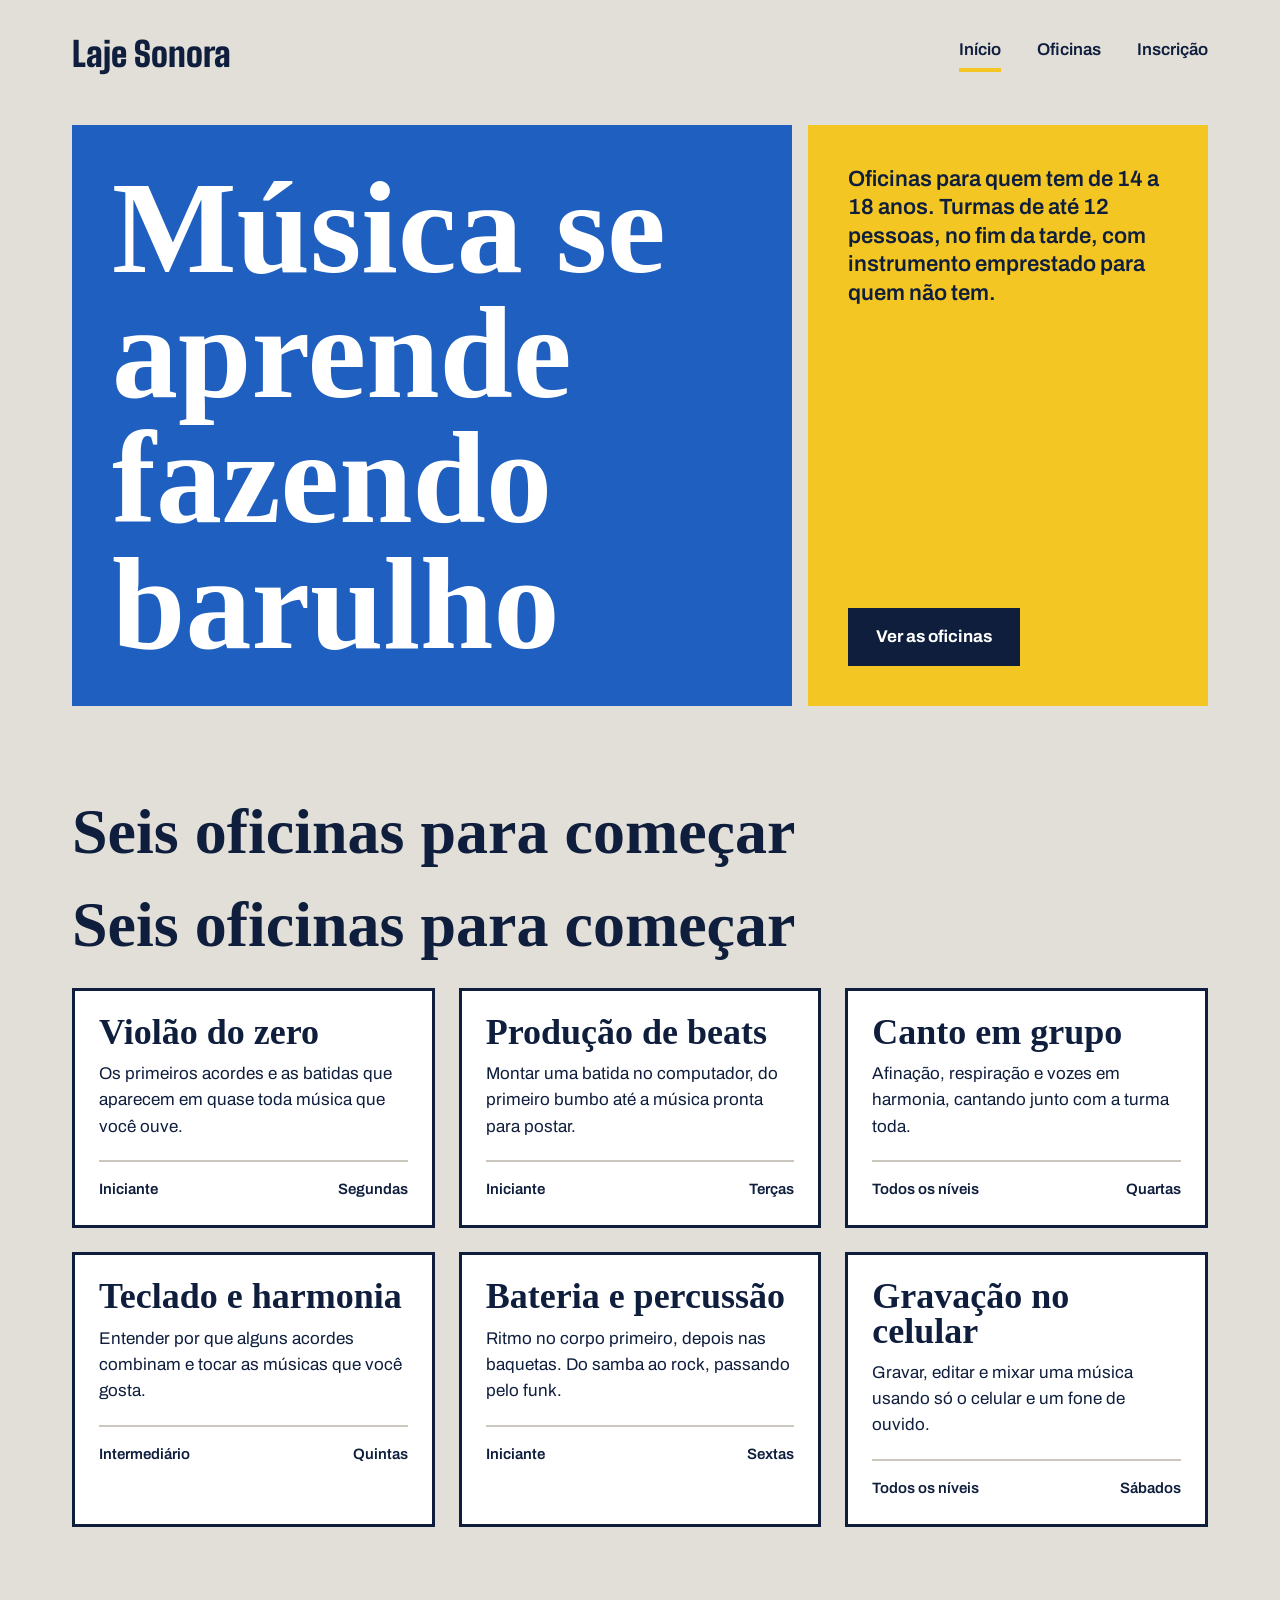
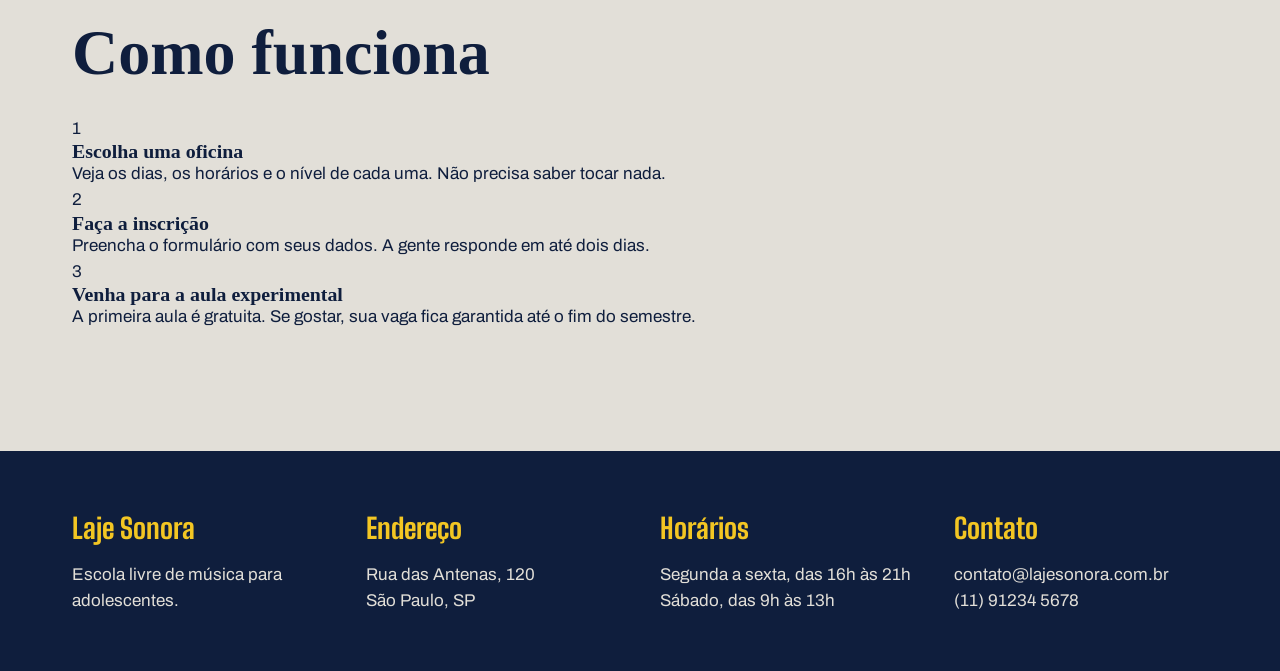
<file: index.html>
<!DOCTYPE html>
<html lang="pt-BR">
<head>
    <meta charset="UTF-8">
    <meta name="viewport" content="width=device-width, initial-scale=1.0">
    <title>Laje Sonora | Início</title>
    <link rel="preconnect" href="https://fonts.googleapis.com">
    <link rel="preconnect" href="https://fonts.gstatic.com" crossorigin>
    <link href="https://fonts.googleapis.com/css2?family=Archivo:ital,wght@0,100..900;1,100..900&family=Big+Shoulders:opsz,wght@10..72,100..900&display=swap" rel="stylesheet">
    <link rel="stylesheet" href="index.css">
</head>
<body>
    <header class="conteudo topo">
        <a class="logo" href="index.html">Laje Sonora</a>
        <nav class="menu">
            <a href="index.html" class="atual">Início</a>
            <a href="oficinas.html">Oficinas</a>
            <a href="inscricao.html">Inscrição</a>
        </nav>
    </header>

    <main>
        <section class="conteudo cartazes">
            <div class="cartaz cartaz-principal">
                <h1>Música se aprende fazendo barulho</h1>
            </div>
            <div class="cartaz cartaz-lateral">
                <p>Oficinas para quem tem de 14 a 18 anos. Turmas de até 12 pessoas, no fim da tarde, com instrumento emprestado para quem não tem.</p>
                <a href="oficinas.html" class="botao">Ver as oficinas</a>
            </div>
        </section>

    <section class="conteudo e secao">
    <h2 class="titulo-secao ">Seis oficinas para começar</h2>
       <h2 class="titulo-secao ">Seis oficinas para começar</h2>
        <div class="cards">
            <article class="card">
                <div class="foto foto-azul"></div>
                <div class="card-texto">
                    <h3>Violão do zero</h3>
                    <p>Os primeiros acordes e as batidas que aparecem em quase toda música que você ouve.</p>
                    <div class="card-info">
                        <span>Iniciante</span>
                        <span>Segundas</span>                    
                    </div>
                </div>
            </article>
            <article class="card">
                <div class="foto foto-amarela"></div>
                <div class="card-texto">
                    <h3>Produção de beats</h3>
                    <p>Montar uma batida no computador, do primeiro bumbo até a música pronta para postar.</p>
                    <div class="card-info">
                        <span>Iniciante</span>
                        <span>Terças</span>                    
                    </div>
                </div>
            </article>
            <article class="card">
                <div class="foto-tinta"></div>
                <div class="card-texto">
                    <h3>Canto em grupo</h3>
                    <p>Afinação, respiração e vozes em harmonia, cantando junto com a turma toda.</p>
                    <div class="card-info">
                        <span>Todos os níveis</span>
                        <span>Quartas</span>                    
                    </div>
                </div>
            </article>
               <article class="card">
                <div class="foto"></div>
                <div class="card-texto">
                    <h3>Teclado e harmonia</h3>
                    <p>Entender por que alguns acordes combinam e tocar as músicas que você gosta.</p>
                    <div class="card-info">
                        <span>Intermediário</span>
                        <span>Quintas</span>                    
                    </div>
                </div>
            </article>
              
               <article class="card">
                <div class="foto-azul"></div>
                <div class="card-texto">
                    <h3>Bateria e percussão</h3>
                    <p>Ritmo no corpo primeiro, depois nas baquetas. Do samba ao rock, passando pelo funk.</p>
                    <div class="card-info">
                        <span>Iniciante</span>
                        <span>Sextas</span>                    
                    </div>
                </div>
            </article>
             <article class="card">
                <div class="foto-amarela"></div>
                <div class="card-texto">
                    <h3>Gravação no celular</h3>
                    <p>Gravar, editar e mixar uma música usando só o celular e um fone de ouvido.</p>
                    <div class="card-info">
                        <span>Todos os níveis</span>
                        <span>Sábados</span>                    
                    </div>
                </div>
            </article>
            
        </div>
            
    </section>
    <section class="conteudo secao">
        <h2 class="titulo-secao">Como funciona</h2>
        <div class="passos">
            <div class="paso">
                <p class="passo-numero">1</p>
                <h3>Escolha uma oficina</h3>
                <p>Veja os dias, os horários e o nível de cada uma. Não precisa saber tocar nada.</p>
                <p class="passo-numero">2</p>
                <h3>Faça a inscrição</h3>
                <p>Preencha o formulário com seus dados. A gente responde em até dois dias.</p>
                <p class="passo-numero">3</p>
                <h3>Venha para a aula experimental</h3>
                <p>A primeira aula é gratuita. Se gostar, sua vaga fica garantida até o fim do semestre.</p>
            </div>
        </div>
    </section>
    </main>
    <footer class="rodape">
        <div class="conteudo rodape-colunas">
            <div class="rodape-coluna">
                <h4>Laje Sonora</h4>
                <p>Escola livre de música para <br>adolescentes.</p>
            </div>
            
            <div class="rodape-coluna">
                <h4>Endereço</h4>
                <p>Rua das Antenas, 120 <br>São Paulo, SP</p>
            </div>
            <div class="rodape-coluna">
                <h4>Horários</h4>
                <p>Segunda a sexta, das 16h às 21h <br>Sábado, das 9h às 13h</p>
            </div>
            <div class="rodape-coluna">
                <h4>Contato</h4>
                <p> contato@lajesonora.com.br <br>(11) 91234 5678</p>
            </div>

        </div>
    </footer>
</body>

</html>
</file>
<file: index.css>
* {
  margin: 0;
  padding: 0;
  box-sizing: border-box;
}

:root {
  --concreto: #E2DFD8;
  --concreto-escuro: #CBC7BE;
  --tinta: #0F1E3D;
  --caixa-dagua: #1F5FBF;
  --fita: #F3C623;
  --branco: #FFFFFF;

  --fonte-cartaz: "Big Shoulders", "Arial Narrow", sans-serif;
  --fonte-texto: "Archivo", Arial, sans-serif;
}

body {
  background-color: var(--concreto);
  color: var(--tinta);
  font-family: var(--fonte-texto);
  font-size: 17px;
  line-height: 1.55;
}

a {
  color: inherit;
}

h1, h2, h3 {
  font-family: fonte-cartaz;
  font-weight: 900;
  line-height: 0.95;
}

.conteudo {
  max-width: 1200px;
  margin-inline: auto;
  padding-inline: 32px;
}
.topo {
  padding-block: 28px;
  display: flex;
  justify-content: space-between;
  align-items: center;
}

.logo {
  font-family: var(--fonte-cartaz);
  font-size: 34px;
  font-weight: 900;
  text-decoration: none;
}

.menu {
  display: flex;
  gap: 36px;
}

.menu a {
  font-weight: 600;
  text-decoration: none;
  padding-bottom: 4px;
  border-bottom: 4px solid transparent;
}

.menu a:hover {
  border-bottom-color: var(--tinta);
}

.menu a.atual {
  border-bottom-color: var(--fita);
}
.cartazes {
  margin-top: 16px;
  display: flex;
  gap: 16px;
}

.cartaz {
  padding: 40px;
}

.cartaz-principal {
  background-color: var(--caixa-dagua);
  color: var(--branco);
  flex: 2;
}

.cartaz-principal h1 {
  font-size: 132px;
  max-width: 9ch;
}

.cartaz-lateral {
  background-color: var(--fita);
  flex: 1;
  display: flex;
  flex-direction: column;
  justify-content: space-between;
  gap: 32px;
  align-items: flex-start;
}

.cartaz-lateral p {
  font-size: 22px;
  font-weight: 600;
  line-height: 1.3;
}

.botao {
  background-color: var(--tinta);
  color: var(--branco);
  font-weight: 700;
  text-decoration: none;
  padding: 16px 28px;
  border: none;
  font-family: var(--fonte-texto);
  font-size: 17px;
  cursor: pointer;
}

.botao:hover {
  background-color: var(--caixa-dagua);
}
.secao {
  margin-top: 96px;
}

.titulo-secao {
  font-size: 64px;
  margin-bottom: 32px;
}

.cards {
  display: flex;
  flex-wrap: wrap;
  gap: 24px;
}

.card {
  background-color: #ffffff;
  border: 3px solid var(--tinta);
  flex: 1 1 340px;
}

.card-foto {
  height: 170px;
}


.foto {
  background-color: var(--concreto-escuro);
}

.foto-azul {
  background-color: var(--caixa-dagua);
}

.foto-amarela {
  background-color: var(--fita);
}

.foto-tinta {
  background-color: var(--tinta);
}

.card-texto {
  padding: 24px;
}

.card h3 {
  font-size: 36px;
  margin-bottom: 12px;
}

.card-info {
  margin-top: 20px;
  padding-top: 16px;
  border-top: 2px solid var(--concreto-escuro);
  font-weight: 600;
  font-size: 15px;
  display: flex;
  justify-content: space-between;
}

.passos {
  display: flex;
  gap: 24px;
}


.passo {
  flex: 1;
  border-top: 6px solid var(--tinta);
  padding-top: 20px;
}


.passo .numero {
  font-family: var(--fonte-cartaz);
  font-size: 96px;
  font-weight: 900;
  line-height: 1;
  color: var(--caixa-dagua);
}

.passo h3 {
  font-size: 32px;
  margin-block: 8px 12px;
}

.rodape {
  margin-top: 120px;
  background-color: var(--tinta);
  color: var(--concreto);
  padding-block: 56px;
}

.rodape-colunas {
  display: flex;
  gap: 40px;
}

.rodape-coluna {
  flex: 1;
}

.rodape h4 {
  font-family: var(--fonte-cartaz);
  font-size: 28px;
  color: var(--fita);
  margin-bottom: 12px;
}

.rodape {
  margin-top: 120px;
  background-color: var(--tinta);
  color: var(--concreto);
  padding-block: 56px;
}

.rodape-colunas {
  display: flex;
  gap: 40px;
}

.rodape-coluna {
  flex: 1;
}

.rodape h4 {
  font-family: var(--fonte-cartaz);
  font-size: 28px;
  color: var(--fita);
  margin-bottom: 12px;
}
</file>
